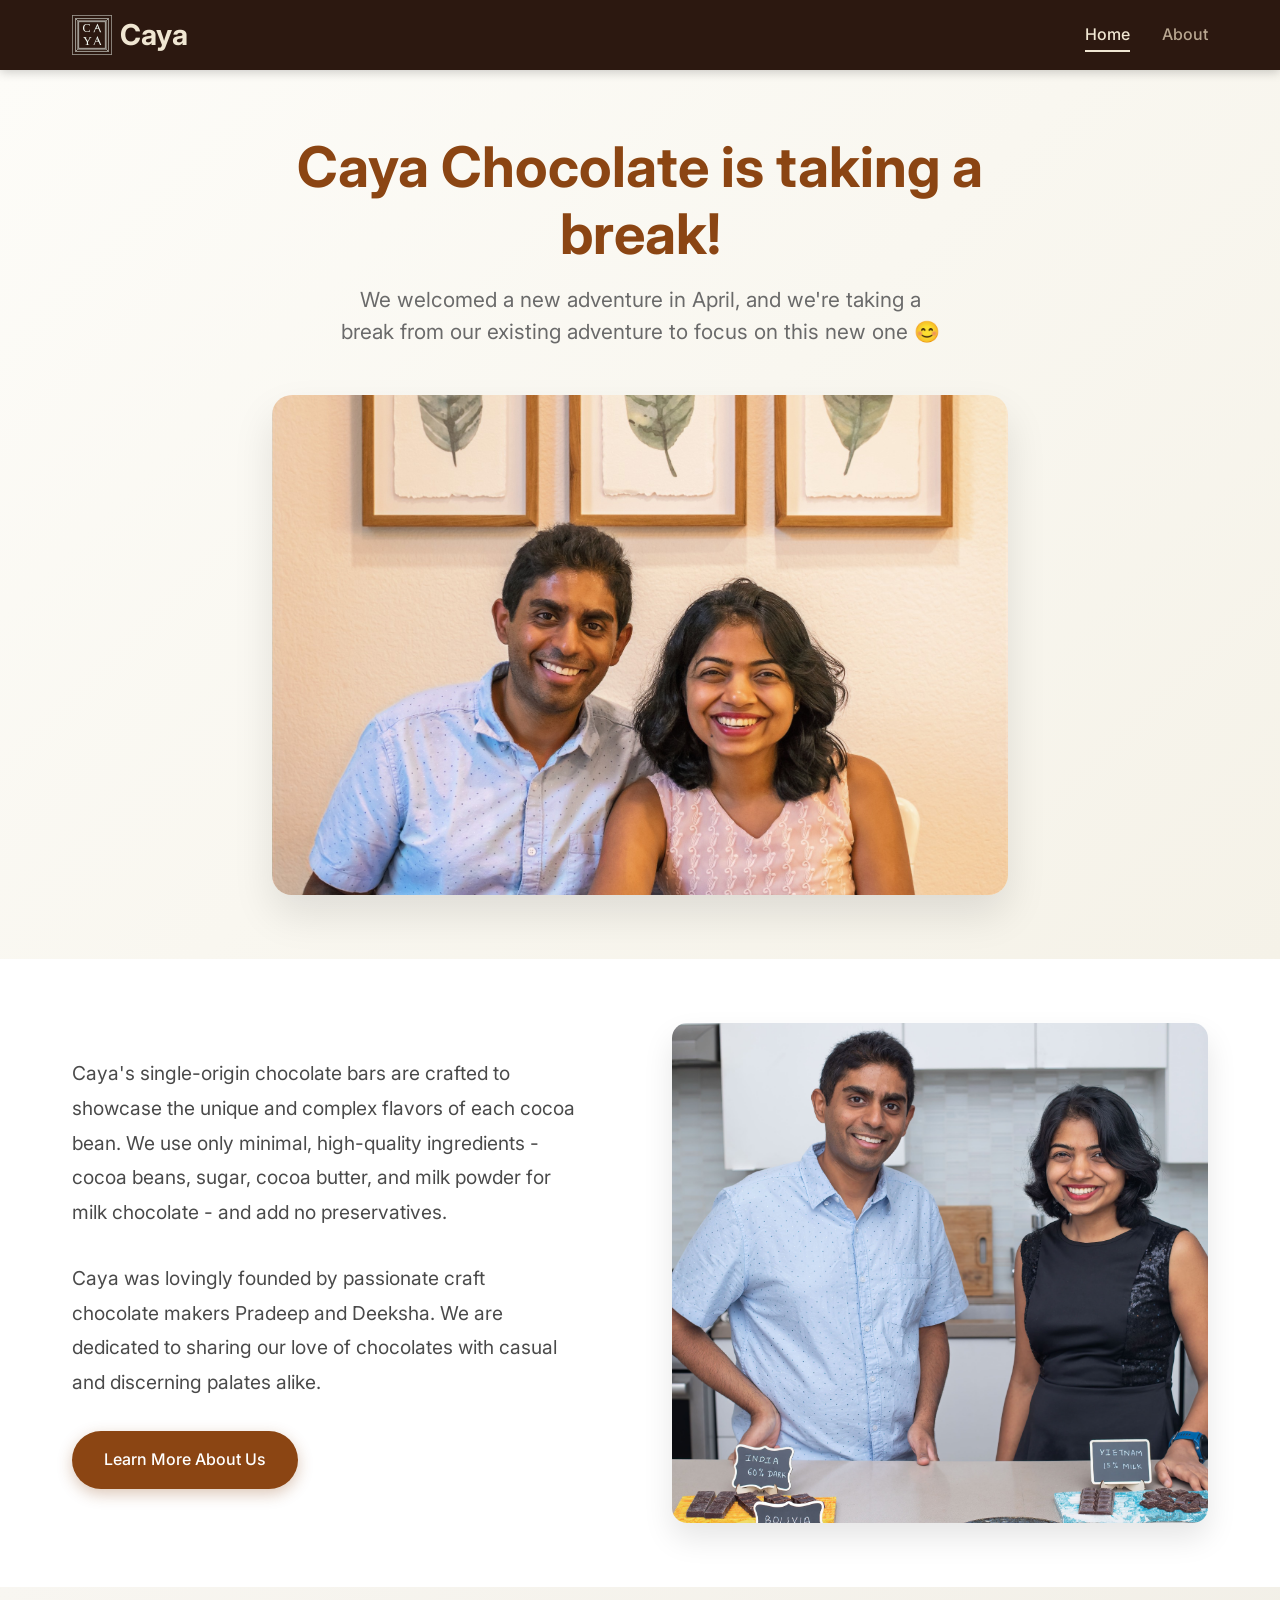
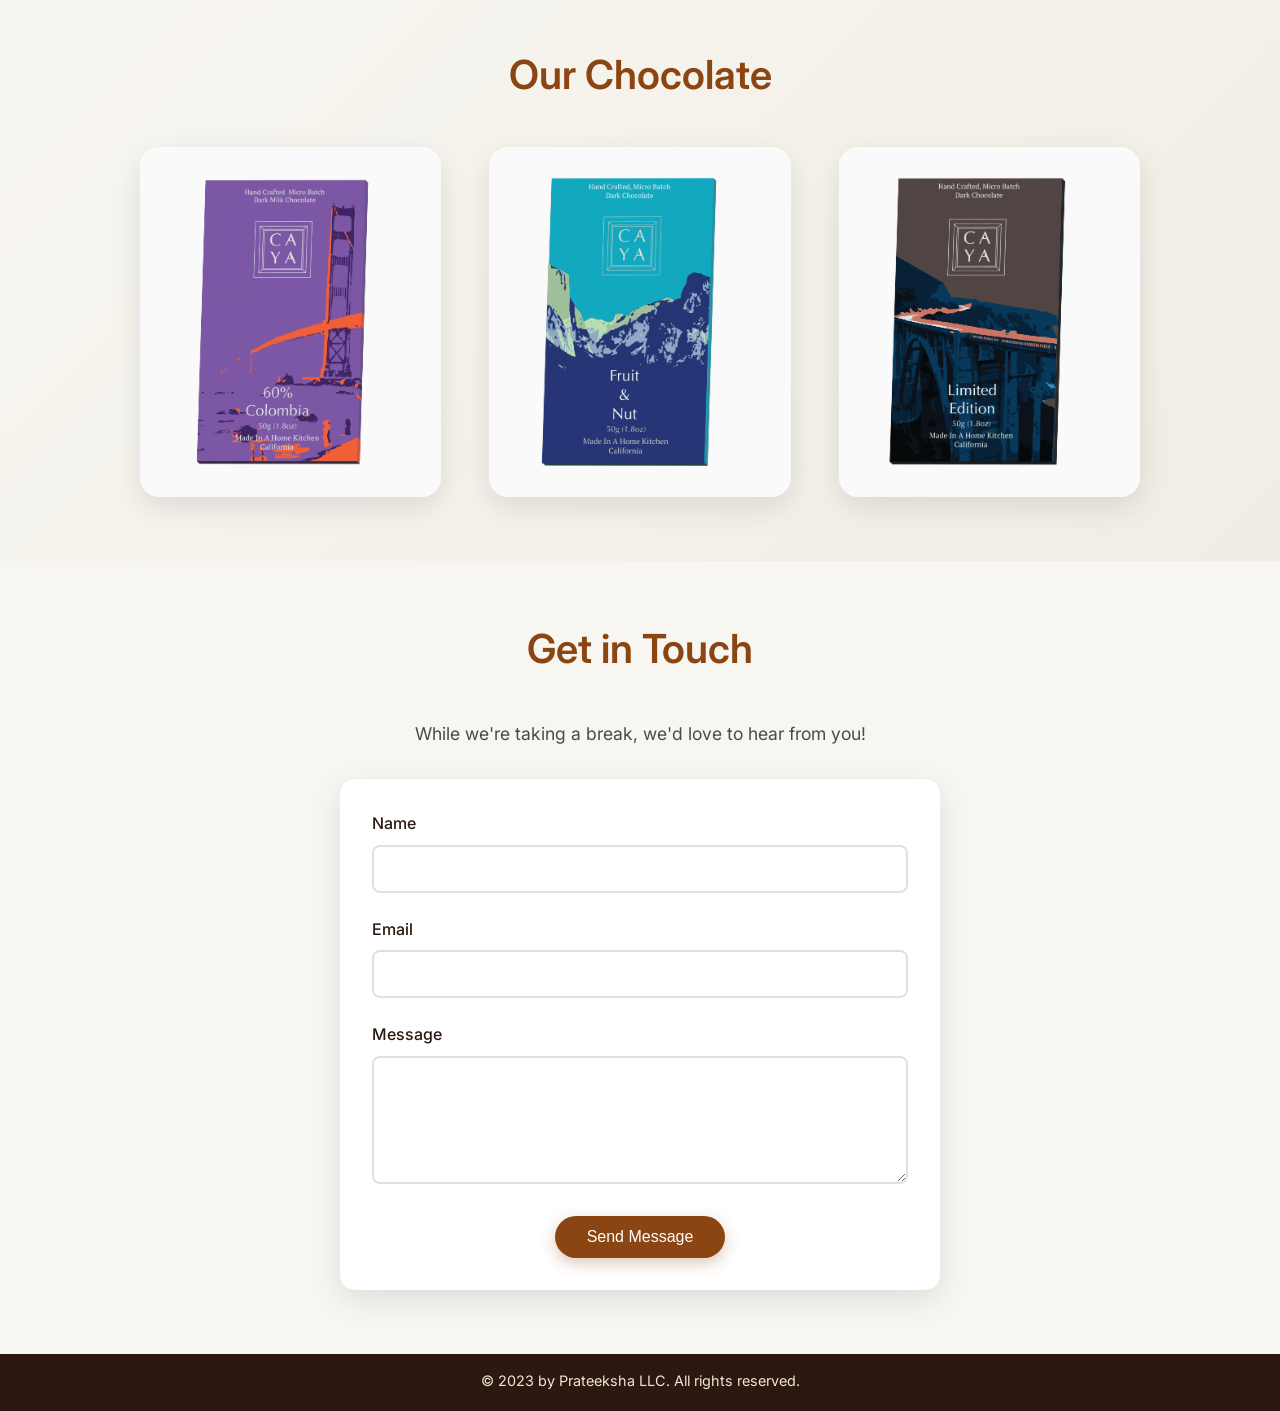
<file: index.html>
<!DOCTYPE html>
<html lang="en">
<head>
    <meta charset="UTF-8">
    <meta name="viewport" content="width=device-width, initial-scale=1.0">
    <title>Caya Chocolate | California</title>
    <meta name="description" content="Caya's single-origin chocolate bars are crafted to showcase the unique and complex flavors of each cocoa bean. We use only minimal, high-quality ingredients and add no preservatives.">
    <link rel="stylesheet" href="styles.css">
    <link rel="preconnect" href="https://fonts.googleapis.com">
    <link rel="preconnect" href="https://fonts.gstatic.com" crossorigin>
    <link href="https://fonts.googleapis.com/css2?family=Playfair+Display:wght@400;700&family=Inter:wght@300;400;500&display=swap" rel="stylesheet">
</head>
<body>
    <header>
        <nav class="navbar">
            <div class="nav-container">
                <div class="logo">
                    <a href="index.html" class="logo-link">
                        <img src="logo.svg" alt="Caya Chocolate" class="logo-img">
                        <span class="logo-text">Caya</span>
                    </a>
                </div>
                <ul class="nav-menu">
                    <li><a href="index.html" class="nav-link active">Home</a></li>
                    <li><a href="about.html" class="nav-link">About</a></li>
                </ul>
            </div>
        </nav>
    </header>

    <main>
        <section class="hero">
            <div class="hero-content">
                <h1 class="hero-title">Caya Chocolate is taking a break!</h1>
                <p class="hero-subtitle">We welcomed a new adventure in April, and we're taking a break from our existing adventure to focus on this new one 😊</p>
                <div class="hero-image">
                    <img src="assets/DSC_1270_lr_edit_edited.jpg" alt="Chocolate making process" class="hero-img">
                </div>
            </div>
        </section>

        <section class="about-preview">
            <div class="container">
                <div class="about-content">
                    <div class="about-text">
                        <p class="about-description">
                            Caya's single-origin chocolate bars are crafted to showcase the unique and complex flavors of each cocoa bean. We use only minimal, high-quality ingredients - cocoa beans, sugar, cocoa butter, and milk powder for milk chocolate - and add no preservatives.
                        </p>
                        <p class="about-description">
                            Caya was lovingly founded by passionate craft chocolate makers Pradeep and Deeksha. We are dedicated to sharing our love of chocolates with casual and discerning palates alike.
                        </p>
                        <a href="about.html" class="cta-button">Learn More About Us</a>
                    </div>
                    <div class="about-image">
                        <img src="assets/about_us_image.jpg" alt="Founders Pradeep and Deeksha" class="about-img">
                    </div>
                </div>
            </div>
        </section>

        <section class="chocolate-gallery">
            <div class="container">
                <h2 class="section-title">Our Chocolate</h2>
                <div class="chocolate-grid">
                    <div class="chocolate-item">
                        <img src="assets/Colombia-01.png" alt="Colombia Chocolate" class="chocolate-front">
                        <img src="assets/Colombia-02.png" alt="Colombia Chocolate Bar" class="chocolate-back">
                    </div>
                    <div class="chocolate-item">
                        <img src="assets/FaN.png" alt="FaN Chocolate" class="chocolate-front">
                        <img src="assets/FaN peek.png" alt="FaN Chocolate Bar" class="chocolate-back">
                    </div>
                    <div class="chocolate-item">
                        <img src="assets/Limited Edition Dark.png" alt="Limited Edition Dark Chocolate" class="chocolate-front">
                        <img src="assets/Limited Edition Dark Peek.png" alt="Limited Edition Dark Chocolate Bar" class="chocolate-back">
                    </div>
                </div>
            </div>
        </section>

        <section class="contact-preview">
            <div class="container">
                <h2 class="section-title">Get in Touch</h2>
                <div class="contact-form-container">
                    <p>While we're taking a break, we'd love to hear from you!</p>
                    <form class="contact-form" action="mailto:hi@cayachocolate.com" method="post" enctype="text/plain">
                        <div class="form-group">
                            <label for="name">Name</label>
                            <input type="text" id="name" name="name" required>
                        </div>
                        <div class="form-group">
                            <label for="email">Email</label>
                            <input type="email" id="email" name="email" required>
                        </div>
                        <div class="form-group">
                            <label for="message">Message</label>
                            <textarea id="message" name="message" rows="5" required></textarea>
                        </div>
                        <button type="submit" class="submit-button">Send Message</button>
                    </form>
                </div>
            </div>
        </section>
    </main>

    <footer>
        <div class="container">
            <p>&copy; 2023 by Prateeksha LLC. All rights reserved.</p>
        </div>
    </footer>
</body>
</html>
</file>
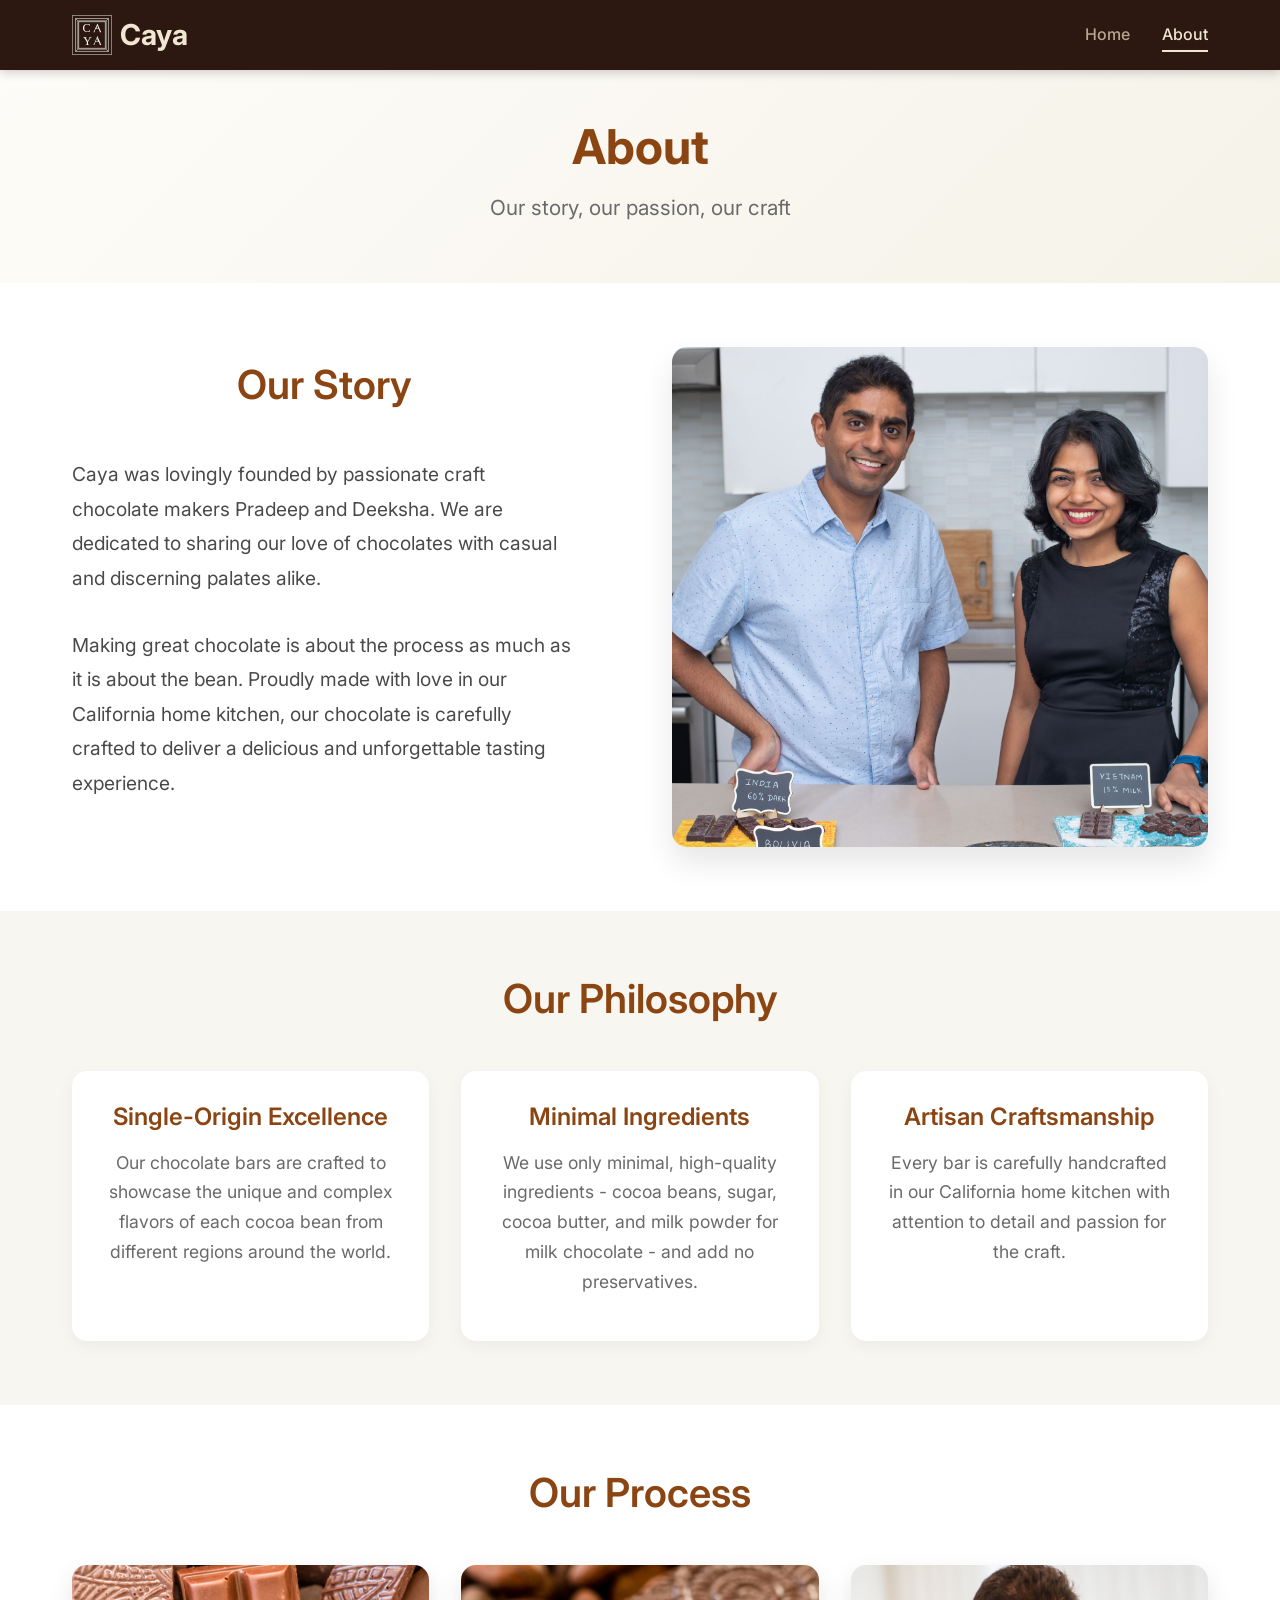
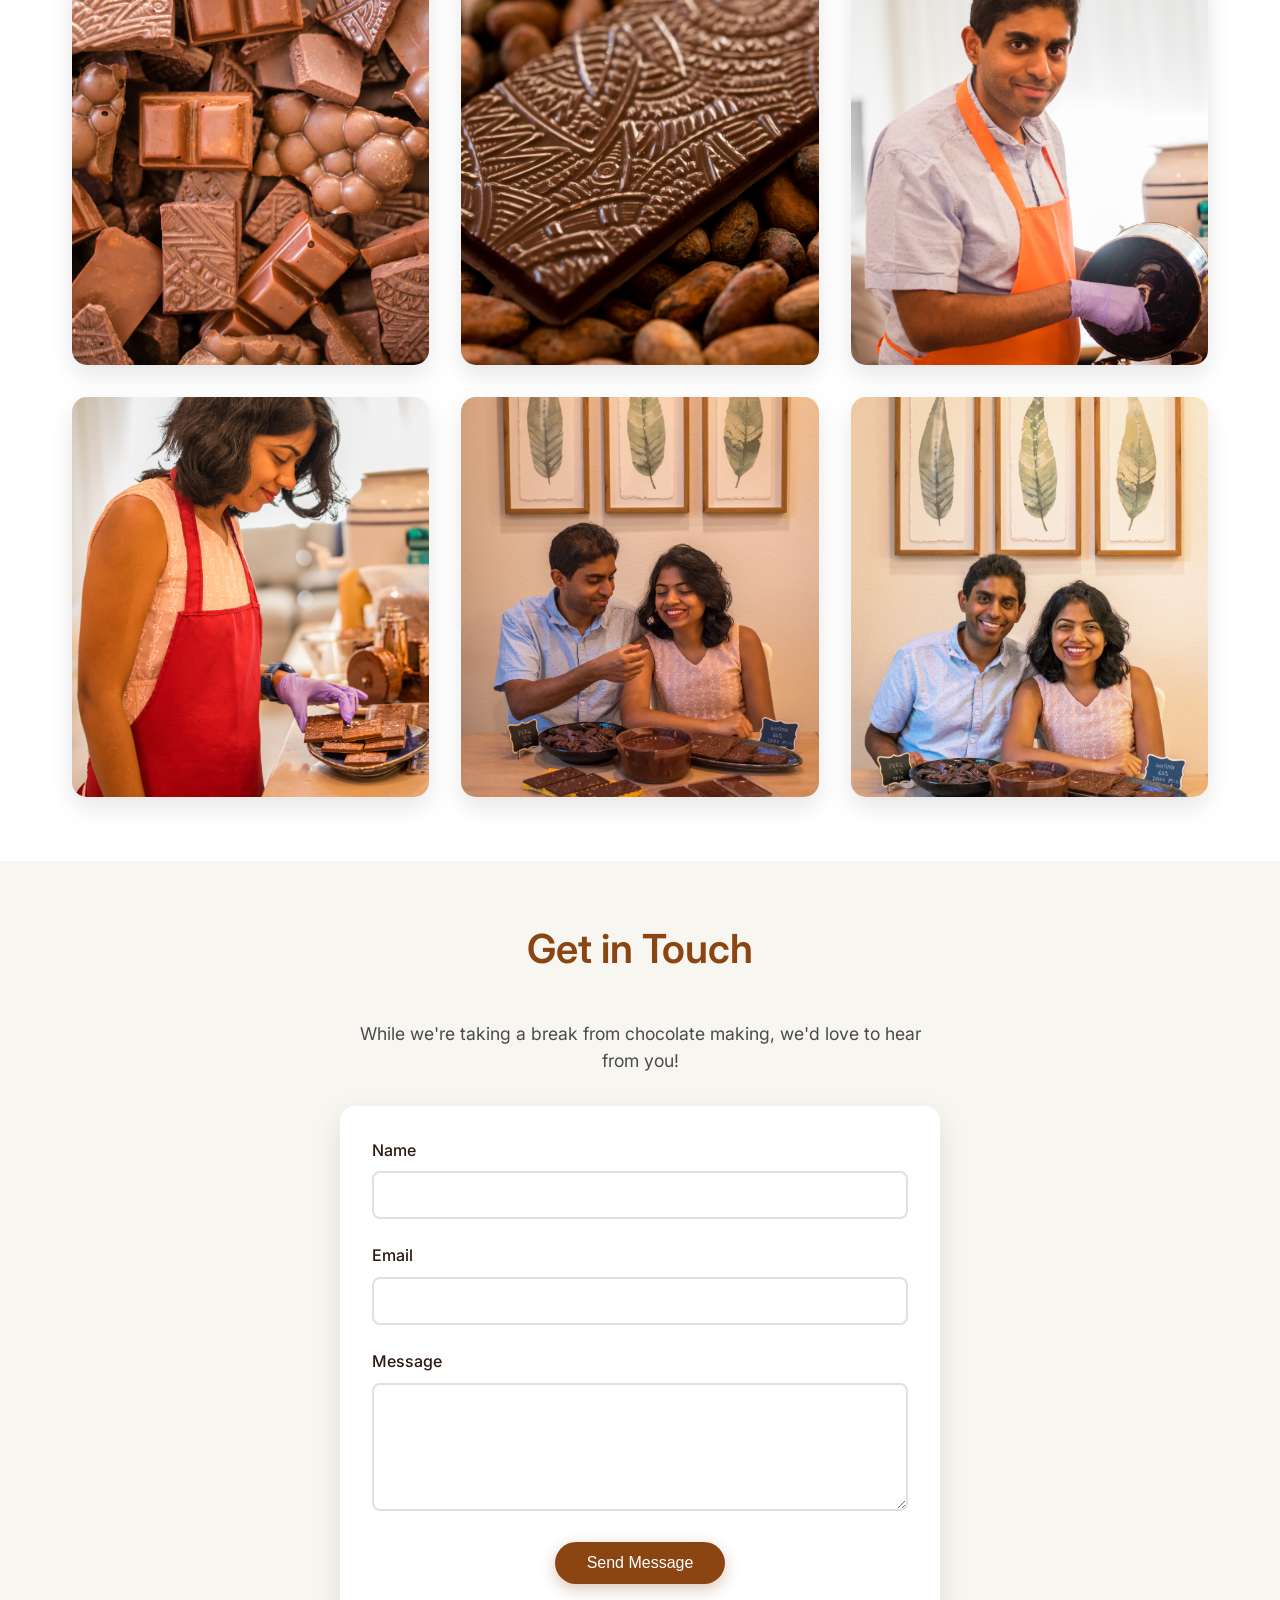
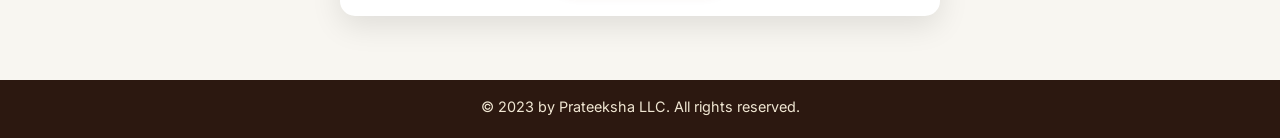
<file: about.html>
<!DOCTYPE html>
<html lang="en">
<head>
    <meta charset="UTF-8">
    <meta name="viewport" content="width=device-width, initial-scale=1.0">
    <title>About | Caya Chocolate</title>
    <meta name="description" content="Learn about Caya Chocolate, founded by passionate craft chocolate makers Pradeep and Deeksha. We're dedicated to sharing our love of chocolates with casual and discerning palates alike.">
    <link rel="stylesheet" href="styles.css">
    <link rel="preconnect" href="https://fonts.googleapis.com">
    <link rel="preconnect" href="https://fonts.gstatic.com" crossorigin>
    <link href="https://fonts.googleapis.com/css2?family=Playfair+Display:wght@400;700&family=Inter:wght@300;400;500&display=swap" rel="stylesheet">
</head>
<body>
    <header>
        <nav class="navbar">
            <div class="nav-container">
                <div class="logo">
                    <a href="index.html" class="logo-link">
                        <img src="logo.svg" alt="Caya Chocolate" class="logo-img">
                        <span class="logo-text">Caya</span>
                    </a>
                </div>
                <ul class="nav-menu">
                    <li><a href="index.html" class="nav-link">Home</a></li>
                    <li><a href="about.html" class="nav-link active">About</a></li>
                </ul>
            </div>
        </nav>
    </header>

    <main>
        <section class="page-header">
            <div class="container">
                <h1 class="page-title">About</h1>
                <p class="page-subtitle">Our story, our passion, our craft</p>
            </div>
        </section>

        <section class="founders-story">
            <div class="container">
                <div class="story-content">
                    <div class="story-text">
                        <h2 class="section-title">Our Story</h2>
                        <p class="story-description">
                            Caya was lovingly founded by passionate craft chocolate makers Pradeep and Deeksha. We are dedicated to sharing our love of chocolates with casual and discerning palates alike.
                        </p>
                        <p class="story-mission">
                            Making great chocolate is about the process as much as it is about the bean. Proudly made with love in our California home kitchen, our chocolate is carefully crafted to deliver a delicious and unforgettable tasting experience.
                        </p>
                    </div>
                    <div class="story-image">
                        <img src="assets/about_us_image.jpg" alt="Founders Pradeep and Deeksha" class="founders-img">
                    </div>
                </div>
            </div>
        </section>

        <section class="philosophy">
            <div class="container">
                <h2 class="section-title">Our Philosophy</h2>
                <div class="philosophy-grid">
                    <div class="philosophy-item">
                        <h3>Single-Origin Excellence</h3>
                        <p>Our chocolate bars are crafted to showcase the unique and complex flavors of each cocoa bean from different regions around the world.</p>
                    </div>
                    <div class="philosophy-item">
                        <h3>Minimal Ingredients</h3>
                        <p>We use only minimal, high-quality ingredients - cocoa beans, sugar, cocoa butter, and milk powder for milk chocolate - and add no preservatives.</p>
                    </div>
                    <div class="philosophy-item">
                        <h3>Artisan Craftsmanship</h3>
                        <p>Every bar is carefully handcrafted in our California home kitchen with attention to detail and passion for the craft.</p>
                    </div>
                </div>
            </div>
        </section>

        <section class="process-gallery">
            <div class="container">
                <h2 class="section-title">Our Process</h2>
                <div class="gallery-grid">
                    <div class="gallery-item">
                        <img src="assets/DSC_1175_lr_edit.jpg" alt="Chocolate making process" class="gallery-img">
                    </div>
                    <div class="gallery-item">
                        <img src="assets/DSC_1179_lr_edit.jpg" alt="Chocolate making process" class="gallery-img">
                    </div>
                    <div class="gallery-item">
                        <img src="assets/DSC_1230_lr_edit.jpg" alt="Chocolate making process" class="gallery-img">
                    </div>
                    <div class="gallery-item">
                        <img src="assets/DSC_1239_lr_edit.jpg" alt="Chocolate making process" class="gallery-img">
                    </div>
                    <div class="gallery-item">
                        <img src="assets/DSC_1257_lr_edit.jpg" alt="Chocolate making process" class="gallery-img">
                    </div>
                    <div class="gallery-item">
                        <img src="assets/DSC_1270_lr_edit_edited.jpg" alt="Chocolate making process" class="gallery-img">
                    </div>
                </div>
            </div>
        </section>


        <section class="contact-section">
            <div class="container">
                <h2 class="section-title">Get in Touch</h2>
                <div class="contact-form-container">
                    <p>While we're taking a break from chocolate making, we'd love to hear from you!</p>
                    <form class="contact-form" action="mailto:hi@cayachocolate.com" method="post" enctype="text/plain">
                        <div class="form-group">
                            <label for="name">Name</label>
                            <input type="text" id="name" name="name" required>
                        </div>
                        <div class="form-group">
                            <label for="email">Email</label>
                            <input type="email" id="email" name="email" required>
                        </div>
                        <div class="form-group">
                            <label for="message">Message</label>
                            <textarea id="message" name="message" rows="5" required></textarea>
                        </div>
                        <button type="submit" class="submit-button">Send Message</button>
                    </form>
                </div>
            </div>
        </section>
    </main>

    <footer>
        <div class="container">
            <p>&copy; 2023 by Prateeksha LLC. All rights reserved.</p>
        </div>
    </footer>
</body>
</html>
</file>
<file: styles.css>
/* Reset and base styles */
* {
    margin: 0;
    padding: 0;
    box-sizing: border-box;
}

body {
    font-family: 'Inter', -apple-system, BlinkMacSystemFont, 'Segoe UI', sans-serif;
    line-height: 1.6;
    color: #333;
    background-color: #fdfcf8;
}

img {
    max-width: 100%;
    height: auto;
    display: block;
}

a {
    color: inherit;
    text-decoration: none;
}

/* Typography */
h1, h2, h3 {
    font-family: 'Inter', -apple-system, BlinkMacSystemFont, 'Segoe UI', sans-serif;
    font-weight: 600;
    line-height: 1.2;
    color: #2c1810;
}

h1 {
    font-size: 3rem;
    margin-bottom: 1rem;
    font-weight: 700;
}

h2 {
    font-size: 2.5rem;
    margin-bottom: 1.5rem;
    font-weight: 600;
}

h3 {
    font-size: 1.5rem;
    margin-bottom: 1rem;
    font-weight: 600;
}

p {
    margin-bottom: 0.75rem;
    font-size: 1.1rem;
    color: #4a4a4a;
    line-height: 1.5;
}

/* Container */
.container {
    max-width: 1200px;
    margin: 0 auto;
    padding: 0 2rem;
}

/* Header and Navigation */
.navbar {
    background-color: #2c1810;
    box-shadow: 0 2px 10px rgba(0, 0, 0, 0.2);
    position: fixed;
    top: 0;
    left: 0;
    right: 0;
    z-index: 1000;
}

.nav-container {
    max-width: 1200px;
    margin: 0 auto;
    padding: 0 2rem;
    display: flex;
    justify-content: space-between;
    align-items: center;
    height: 70px;
}

.logo {
    display: flex;
    align-items: center;
    gap: 0.5rem;
}

.logo-link {
    display: flex;
    align-items: center;
    gap: 0.5rem;
    text-decoration: none;
}

.logo-img {
    height: 40px;
    width: auto;
}

.logo-text {
    font-family: 'Inter', -apple-system, BlinkMacSystemFont, 'Segoe UI', sans-serif;
    font-size: 1.8rem;
    font-weight: 700;
    color: #f0e6d2;
}

.nav-menu {
    display: flex;
    list-style: none;
    gap: 2rem;
}

.nav-link {
    font-weight: 500;
    color: #b8a690;
    transition: color 0.3s ease;
    position: relative;
}

.nav-link:hover,
.nav-link.active {
    color: #f0e6d2;
}

.nav-link.active::after {
    content: '';
    position: absolute;
    bottom: -8px;
    left: 0;
    right: 0;
    height: 2px;
    background-color: #f0e6d2;
}

/* Main content spacing */
main {
    padding-top: 70px;
}

/* Hero Section */
.hero {
    background: linear-gradient(135deg, #fdfcf8 0%, #f5f2e8 100%);
    padding: 4rem 0;
    text-align: center;
}

.hero-content {
    max-width: 800px;
    margin: 0 auto;
    padding: 0 2rem;
}

.hero-title {
    font-size: 3.5rem;
    color: #8B4513;
    margin-bottom: 1rem;
}

.hero-subtitle {
    font-size: 1.3rem;
    color: #6a6a6a;
    margin-bottom: 3rem;
    max-width: 600px;
    margin-left: auto;
    margin-right: auto;
}

.hero-image {
    margin-top: 2rem;
    border-radius: 20px;
    overflow: hidden;
    box-shadow: 0 20px 40px rgba(0, 0, 0, 0.1);
}

.hero-img {
    width: 100%;
    height: 500px;
    object-fit: cover;
    object-position: center 60%;
}

/* Sections */
section {
    padding: 4rem 0;
}

.section-title {
    text-align: center;
    color: #8B4513;
    margin-bottom: 3rem;
}

/* About Preview Section */
.about-preview {
    background-color: #fff;
}

.about-content {
    display: grid;
    grid-template-columns: 1fr 1fr;
    gap: 4rem;
    align-items: center;
}

.about-text {
    padding-right: 2rem;
}

.about-description {
    font-size: 1.2rem;
    line-height: 1.8;
    margin-bottom: 2rem;
    color: #4a4a4a;
}


.about-image {
    border-radius: 15px;
    overflow: hidden;
    box-shadow: 0 15px 30px rgba(0, 0, 0, 0.1);
}

.about-img {
    width: 100%;
    height: 500px;
    object-fit: cover;
    object-position: center center;
}

/* CTA Button */
.cta-button {
    display: inline-block;
    background-color: #8B4513;
    color: white;
    padding: 1rem 2rem;
    border-radius: 30px;
    font-weight: 500;
    transition: all 0.3s ease;
    box-shadow: 0 5px 15px rgba(139, 69, 19, 0.3);
}

.cta-button:hover {
    background-color: #6d3410;
    transform: translateY(-2px);
    box-shadow: 0 8px 25px rgba(139, 69, 19, 0.4);
}

/* Chocolate Gallery */
.chocolate-gallery {
    background: linear-gradient(135deg, #f8f6f1 0%, #f0ede4 100%);
    padding: 4rem 0;
}


.chocolate-grid {
    display: grid;
    grid-template-columns: repeat(auto-fit, minmax(300px, 1fr));
    gap: 3rem;
    max-width: 1000px;
    margin: 0 auto;
}

.chocolate-item {
    position: relative;
    background: white;
    border-radius: 20px;
    overflow: hidden;
    box-shadow: 0 10px 30px rgba(0, 0, 0, 0.1);
    transition: transform 0.3s ease, box-shadow 0.3s ease;
    cursor: pointer;
}

.chocolate-item:hover {
    transform: translateY(-10px);
    box-shadow: 0 20px 40px rgba(0, 0, 0, 0.15);
}

.chocolate-front,
.chocolate-back {
    width: 100%;
    height: 350px;
    object-fit: contain;
    object-position: center center;
    transition: opacity 0.3s ease;
    background-color: #fafafa;
}

.chocolate-back {
    position: absolute;
    top: 0;
    left: 0;
    opacity: 0;
}

.chocolate-item:hover .chocolate-back {
    opacity: 1;
}

.chocolate-item:hover .chocolate-front {
    opacity: 0;
}


/* Contact Section */
.contact-preview,
.contact-section {
    background-color: #f8f6f1;
}

.contact-form-container {
    max-width: 600px;
    margin: 0 auto;
    text-align: center;
}

.contact-form {
    background: white;
    padding: 2rem;
    border-radius: 15px;
    box-shadow: 0 10px 30px rgba(0, 0, 0, 0.1);
    margin-top: 2rem;
}

.form-group {
    margin-bottom: 1.5rem;
    text-align: left;
}

.form-group label {
    display: block;
    margin-bottom: 0.5rem;
    font-weight: 500;
    color: #2c1810;
}

.form-group input,
.form-group textarea {
    width: 100%;
    padding: 0.75rem;
    border: 2px solid #e0e0e0;
    border-radius: 8px;
    font-size: 1rem;
    font-family: 'Inter', sans-serif;
    transition: border-color 0.3s ease;
}

.form-group input:focus,
.form-group textarea:focus {
    outline: none;
    border-color: #8B4513;
}

.form-group textarea {
    resize: vertical;
    min-height: 120px;
}

.submit-button {
    background-color: #8B4513;
    color: white;
    padding: 0.75rem 2rem;
    border: none;
    border-radius: 30px;
    font-size: 1rem;
    font-weight: 500;
    cursor: pointer;
    transition: all 0.3s ease;
    box-shadow: 0 5px 15px rgba(139, 69, 19, 0.3);
}

.submit-button:hover {
    background-color: #6d3410;
    transform: translateY(-2px);
    box-shadow: 0 8px 25px rgba(139, 69, 19, 0.4);
}

/* About Page Specific Styles */
.page-header {
    background: linear-gradient(135deg, #fdfcf8 0%, #f5f2e8 100%);
    padding: 3rem 0;
    text-align: center;
}

.page-title {
    font-size: 3rem;
    color: #8B4513;
    margin-bottom: 1rem;
}

.page-subtitle {
    font-size: 1.3rem;
    color: #6a6a6a;
}

.founders-story {
    background-color: #fff;
}

.story-content {
    display: grid;
    grid-template-columns: 1fr 1fr;
    gap: 4rem;
    align-items: center;
}

.story-text {
    padding-right: 2rem;
}

.story-description,
.story-mission {
    font-size: 1.2rem;
    line-height: 1.8;
    margin-bottom: 2rem;
    color: #4a4a4a;
}

.founders-img {
    width: 100%;
    height: 500px;
    object-fit: cover;
    object-position: center center;
    border-radius: 15px;
    box-shadow: 0 15px 30px rgba(0, 0, 0, 0.1);
}

.philosophy {
    background-color: #f8f6f1;
}

.philosophy-grid {
    display: grid;
    grid-template-columns: repeat(auto-fit, minmax(300px, 1fr));
    gap: 2rem;
}

.philosophy-item {
    text-align: center;
    padding: 2rem;
    background-color: #fff;
    border-radius: 15px;
    box-shadow: 0 5px 15px rgba(0, 0, 0, 0.05);
}

.philosophy-item h3 {
    color: #8B4513;
    margin-bottom: 1rem;
}

.philosophy-item p {
    color: #6a6a6a;
    line-height: 1.7;
}

/* Gallery */
.process-gallery {
    background-color: #fff;
}

.gallery-grid {
    display: grid;
    grid-template-columns: repeat(auto-fit, minmax(350px, 1fr));
    gap: 2rem;
}

.gallery-item {
    border-radius: 15px;
    overflow: hidden;
    box-shadow: 0 10px 25px rgba(0, 0, 0, 0.1);
    transition: transform 0.3s ease;
}

.gallery-item:hover {
    transform: translateY(-5px);
}

.gallery-img {
    width: 100%;
    height: 400px;
    object-fit: cover;
    object-position: center center;
}

/* Specific positioning for last two gallery images to center faces */
.gallery-item:nth-child(5) .gallery-img,
.gallery-item:nth-child(6) .gallery-img {
    object-position: center 60%;
}


/* Footer */
footer {
    background-color: #2c1810;
    color: #f0e6d2;
    text-align: center;
    padding: 1rem 0;
}

footer p {
    margin-bottom: 0.25rem;
    color: #f0e6d2;
    font-size: 0.9rem;
}


/* Responsive Design */
@media (max-width: 768px) {
    .nav-menu {
        gap: 1.5rem;
    }
    
    .hero-title {
        font-size: 2.2rem;
        line-height: 1.3;
    }
    
    .hero-subtitle {
        font-size: 1rem;
        line-height: 1.5;
    }
    
    .about-content,
    .story-content {
        grid-template-columns: 1fr;
        gap: 2rem;
    }
    
    .about-text,
    .story-text {
        padding-right: 0;
    }
    
    .gallery-grid {
        grid-template-columns: 1fr;
        gap: 1.5rem;
    }
    
    .philosophy-grid {
        grid-template-columns: 1fr;
        gap: 1.5rem;
    }
    
    .chocolate-grid {
        grid-template-columns: 1fr;
        gap: 2rem;
    }
    
    .container {
        padding: 0 1rem;
    }
    
    .nav-container {
        padding: 0 1rem;
    }
    
    .hero-content {
        padding: 0 1rem;
    }
    
    section {
        padding: 2.5rem 0;
    }
    
    .hero {
        padding: 2rem 0;
    }
    
    .page-header {
        padding: 2rem 0;
    }
    
    .contact-form {
        padding: 1.5rem;
    }
    
    .form-group input,
    .form-group textarea {
        font-size: 16px;
    }
}

@media (max-width: 480px) {
    .hero-title {
        font-size: 1.8rem;
        line-height: 1.2;
        margin-bottom: 0.8rem;
    }
    
    .page-title {
        font-size: 1.8rem;
    }
    
    .section-title {
        font-size: 1.6rem;
        margin-bottom: 2rem;
    }
    
    .hero-subtitle {
        font-size: 0.95rem;
        margin-bottom: 2rem;
    }
    
    .page-subtitle {
        font-size: 1rem;
    }
    
    .nav-menu {
        flex-direction: row;
        gap: 1rem;
        font-size: 0.9rem;
    }
    
    .nav-container {
        padding: 0.75rem 1rem;
        height: auto;
    }
    
    .logo-text {
        font-size: 1.5rem;
    }
    
    .logo-img {
        height: 32px;
    }
    
    main {
        padding-top: 70px;
    }
    
    .container {
        padding: 0 0.75rem;
    }
    
    .hero-content {
        padding: 0 0.75rem;
    }
    
    .contact-form {
        padding: 1rem;
        margin-top: 1.5rem;
    }
    
    .philosophy-item {
        padding: 1.5rem;
    }
    
    .chocolate-grid {
        gap: 1.5rem;
    }
    
    .gallery-grid {
        gap: 1rem;
    }
    
    .form-group {
        margin-bottom: 1rem;
    }
    
    .submit-button {
        width: 100%;
        padding: 0.875rem;
    }
    
    section {
        padding: 2rem 0;
    }
    
    .hero {
        padding: 1.5rem 0;
    }
    
    .page-header {
        padding: 1.5rem 0;
    }
    
    p {
        font-size: 1rem;
    }
    
    .about-description {
        font-size: 1.05rem;
    }
}

/* Touch-friendly improvements */
@media (max-width: 768px) {
    .nav-link {
        padding: 0.5rem 0;
        min-height: 44px;
        display: flex;
        align-items: center;
    }
    
    .cta-button {
        padding: 1rem 1.5rem;
        min-height: 44px;
        display: inline-flex;
        align-items: center;
        justify-content: center;
    }
    
    .chocolate-item {
        min-height: 350px;
    }
    
    .logo-link {
        min-height: 44px;
        padding: 0.25rem 0;
    }
}

/* Prevent horizontal scroll on very small screens */
@media (max-width: 320px) {
    .hero-title {
        font-size: 1.6rem;
    }
    
    .section-title {
        font-size: 1.4rem;
    }
    
    .container {
        padding: 0 0.5rem;
    }
    
    .contact-form {
        padding: 0.75rem;
    }
}
</file>
